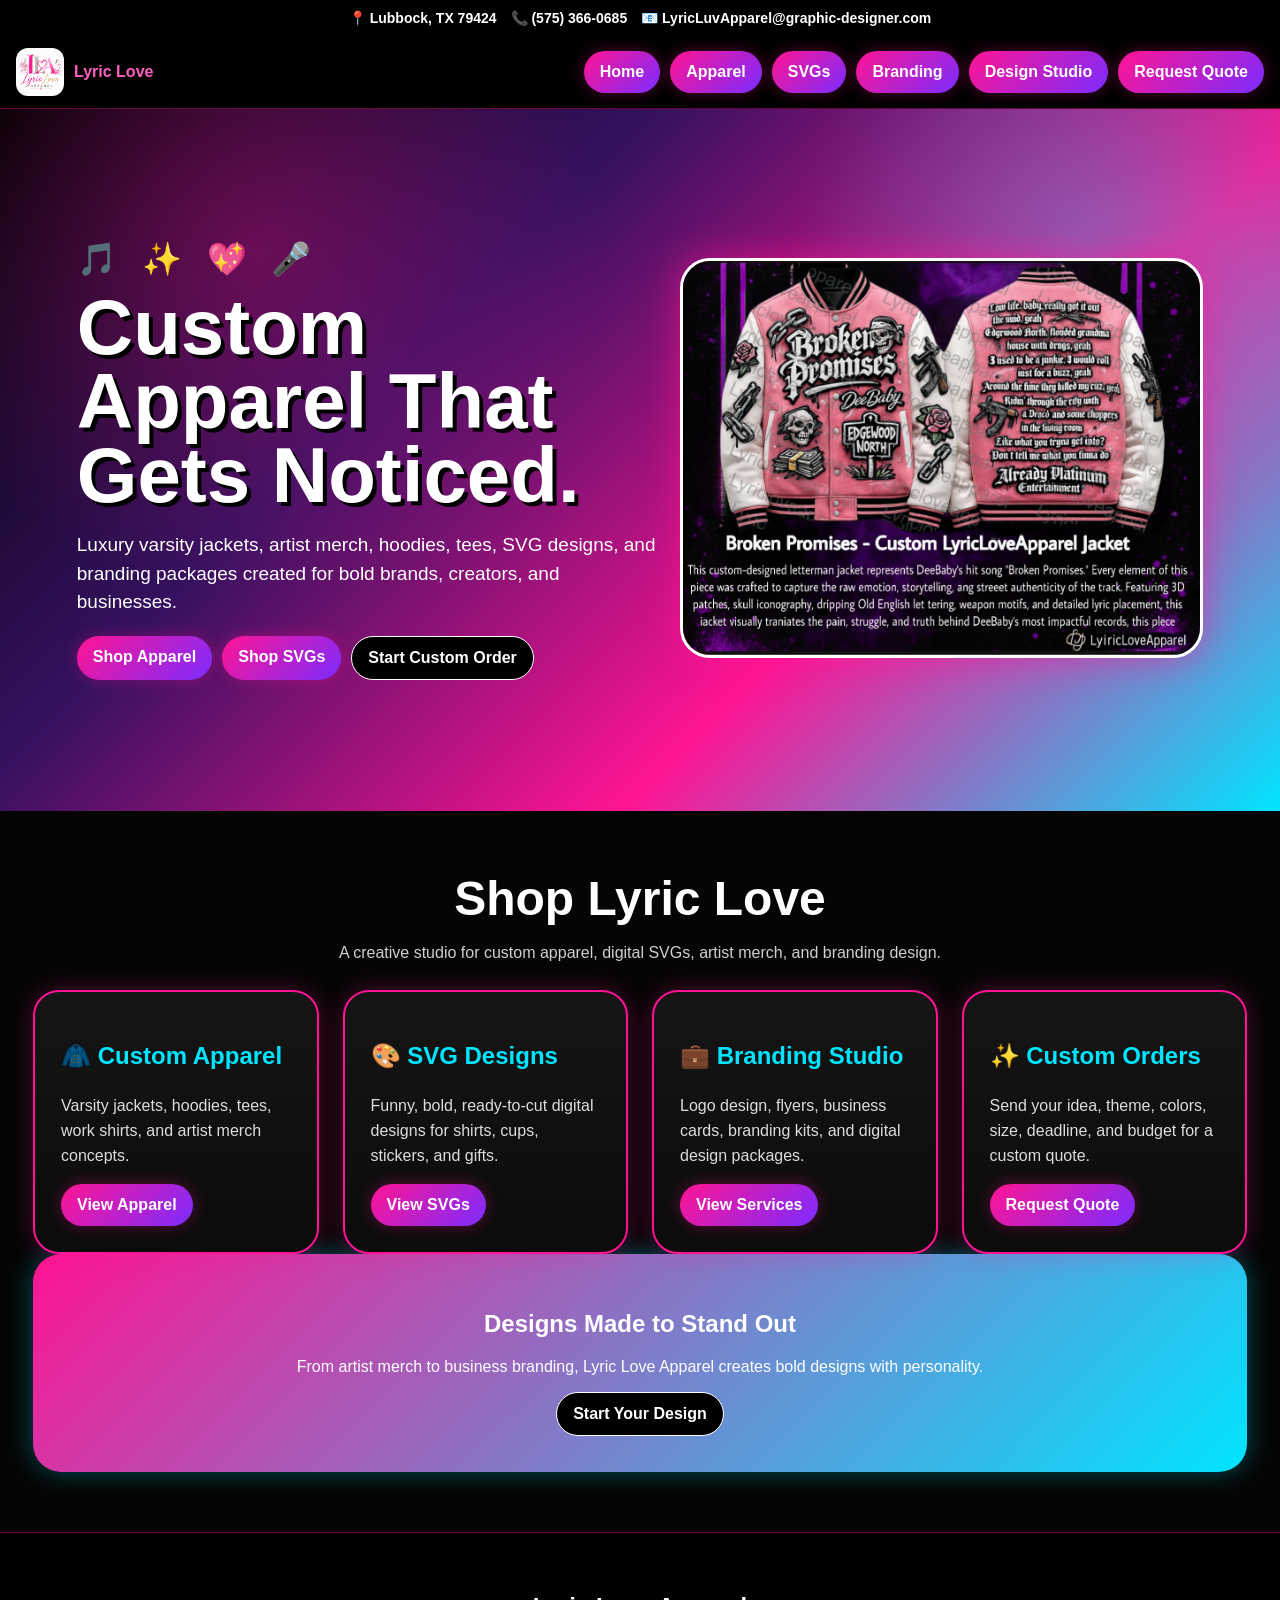
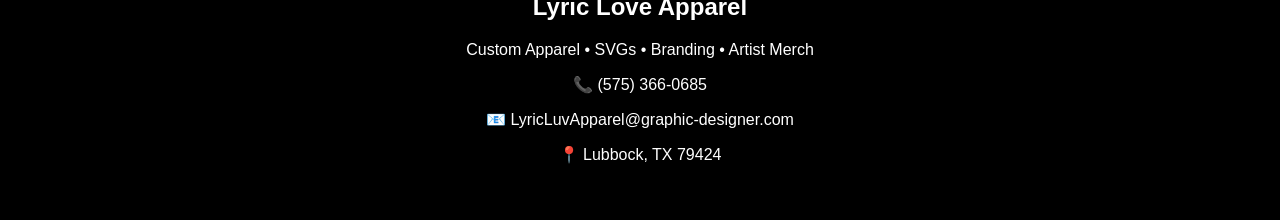
<file: index.html>
<!DOCTYPE html><html lang="en"><head><meta charset="UTF-8"><meta name="viewport" content="width=device-width, initial-scale=1.0"><title>Lyric Love Apparel</title><link rel="stylesheet" href="style.css"></head><body>
<div class="topbar"><span>📍 Lubbock, TX 79424</span><span>📞 (575) 366-0685</span><span>📧 LyricLuvApparel@graphic-designer.com</span></div>
<nav class="nav"><a class="brand" href="index.html"><img src="logo.png" alt="Lyric Love Apparel"><span>Lyric Love</span></a><button class="menu-toggle" onclick="toggleMenu()">☰</button><div class="navlinks" id="navlinks"><a href="index.html">Home</a><a href="shop.html">Apparel</a><a href="svgs.html">SVGs</a><a href="services.html">Branding</a><a href="design-studio.html">Design Studio</a><a class="pill" href="contact.html">Request Quote</a></div></nav>

<section class="hero"><div><div class="spark">🎵 ✨ 💖 🎤</div><h1>Custom Apparel That Gets Noticed.</h1><p>Luxury varsity jackets, artist merch, hoodies, tees, SVG designs, and branding packages created for bold brands, creators, and businesses.</p><div class="btns"><a class="btn" href="shop.html">Shop Apparel</a><a class="btn" href="svgs.html">Shop SVGs</a><a class="blackbtn" href="contact.html">Start Custom Order</a></div></div><div class="hero-media float"><img src="AB0153BA-81C6-4355-A51B-80763C3324B1.JPEG" alt="Broken Promises Jacket"></div></section>
<section class="section"><h2 class="title">Shop Lyric Love</h2><p class="subtitle">A creative studio for custom apparel, digital SVGs, artist merch, and branding design.</p><div class="grid"><div class="card"><h3>🧥 Custom Apparel</h3><p>Varsity jackets, hoodies, tees, work shirts, and artist merch concepts.</p><a class="btn" href="shop.html">View Apparel</a></div><div class="card"><h3>🎨 SVG Designs</h3><p>Funny, bold, ready-to-cut digital designs for shirts, cups, stickers, and gifts.</p><a class="btn" href="svgs.html">View SVGs</a></div><div class="card"><h3>💼 Branding Studio</h3><p>Logo design, flyers, business cards, branding kits, and digital design packages.</p><a class="btn" href="services.html">View Services</a></div><div class="card"><h3>✨ Custom Orders</h3><p>Send your idea, theme, colors, size, deadline, and budget for a custom quote.</p><a class="btn" href="contact.html">Request Quote</a></div></div><div class="banner"><h2>Designs Made to Stand Out</h2><p>From artist merch to business branding, Lyric Love Apparel creates bold designs with personality.</p><a class="blackbtn" href="contact.html">Start Your Design</a></div></section>
<footer><h2>Lyric Love Apparel</h2><p>Custom Apparel • SVGs • Branding • Artist Merch</p><p>📞 (575) 366-0685</p><p>📧 LyricLuvApparel@graphic-designer.com</p><p>📍 Lubbock, TX 79424</p></footer>
<script src="script.js"></script>
</body></html>
</file>
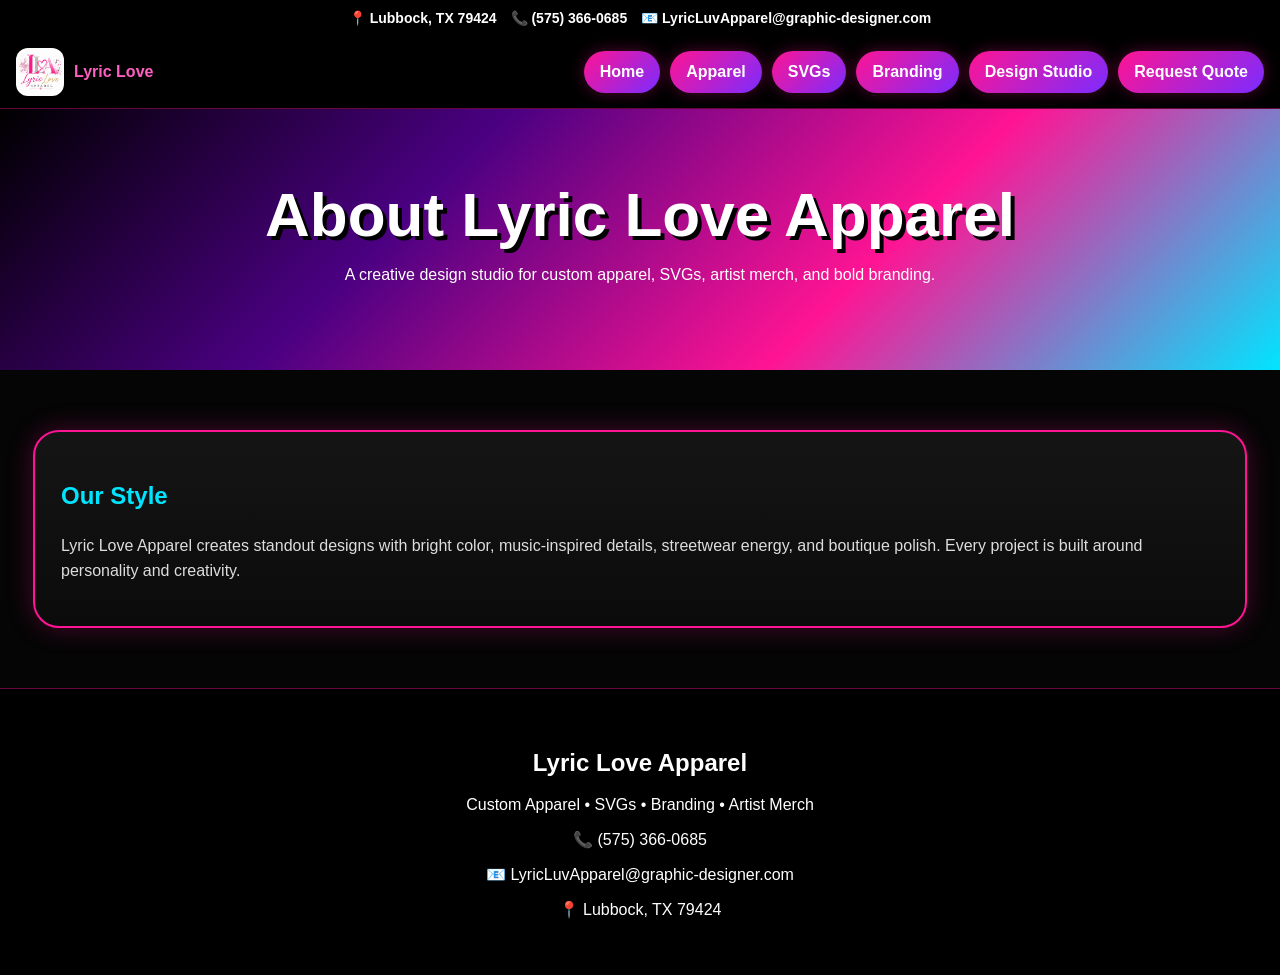
<file: about.html>
<!DOCTYPE html><html lang="en"><head><meta charset="UTF-8"><meta name="viewport" content="width=device-width, initial-scale=1.0"><title>About | Lyric Love Apparel</title><link rel="stylesheet" href="style.css"></head><body>
<div class="topbar"><span>📍 Lubbock, TX 79424</span><span>📞 (575) 366-0685</span><span>📧 LyricLuvApparel@graphic-designer.com</span></div>
<nav class="nav"><a class="brand" href="index.html"><img src="logo.png" alt="Lyric Love Apparel"><span>Lyric Love</span></a><button class="menu-toggle" onclick="toggleMenu()">☰</button><div class="navlinks" id="navlinks"><a href="index.html">Home</a><a href="shop.html">Apparel</a><a href="svgs.html">SVGs</a><a href="services.html">Branding</a><a href="design-studio.html">Design Studio</a><a class="pill" href="contact.html">Request Quote</a></div></nav>
<section class="page-hero"><h1>About Lyric Love Apparel</h1><p>A creative design studio for custom apparel, SVGs, artist merch, and bold branding.</p></section><section class="section"><div class="card"><h3>Our Style</h3><p>Lyric Love Apparel creates standout designs with bright color, music-inspired details, streetwear energy, and boutique polish. Every project is built around personality and creativity.</p></div></section>
<footer><h2>Lyric Love Apparel</h2><p>Custom Apparel • SVGs • Branding • Artist Merch</p><p>📞 (575) 366-0685</p><p>📧 LyricLuvApparel@graphic-designer.com</p><p>📍 Lubbock, TX 79424</p></footer>
<script src="script.js"></script>
</body></html>
</file>
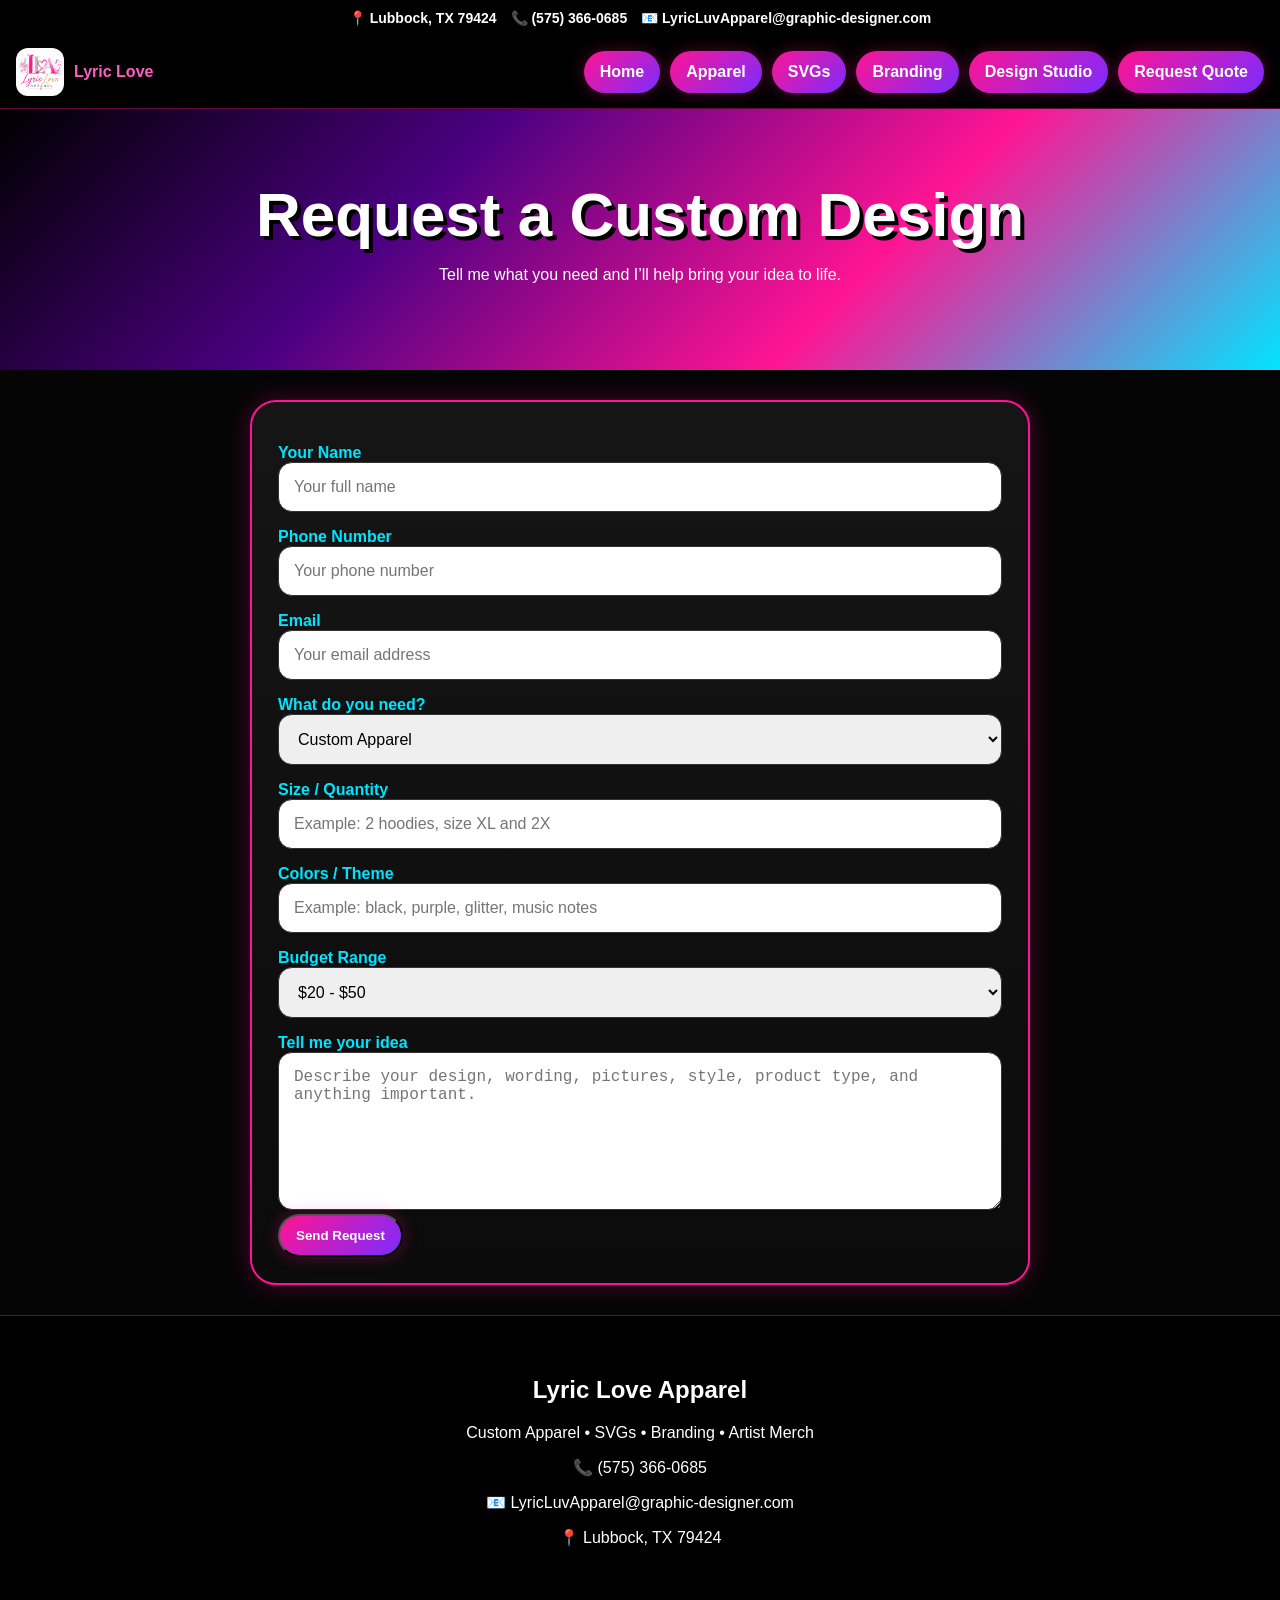
<file: contact.html>
<!DOCTYPE html><html lang="en"><head><meta charset="UTF-8"><meta name="viewport" content="width=device-width, initial-scale=1.0"><title>Request Custom Design | Lyric Love Apparel</title><link rel="stylesheet" href="style.css"></head><body>
<div class="topbar"><span>📍 Lubbock, TX 79424</span><span>📞 (575) 366-0685</span><span>📧 LyricLuvApparel@graphic-designer.com</span></div>
<nav class="nav"><a class="brand" href="index.html"><img src="logo.png" alt="Lyric Love Apparel"><span>Lyric Love</span></a><button class="menu-toggle" onclick="toggleMenu()">☰</button><div class="navlinks" id="navlinks"><a href="index.html">Home</a><a href="shop.html">Apparel</a><a href="svgs.html">SVGs</a><a href="services.html">Branding</a><a href="design-studio.html">Design Studio</a><a class="pill" href="contact.html">Request Quote</a></div></nav>
<section class="request-hero"><h1>Request a Custom Design</h1><p>Tell me what you need and I’ll help bring your idea to life.</p></section><main class="form-wrap"><form action="mailto:LyricLuvApparel@graphic-designer.com" method="post" enctype="text/plain"><label>Your Name</label><input name="Name" placeholder="Your full name" required><label>Phone Number</label><input name="Phone" placeholder="Your phone number"><label>Email</label><input name="Email" placeholder="Your email address" required><label>What do you need?</label><select name="Project Type"><option>Custom Apparel</option><option>Varsity Jacket</option><option>Hoodie</option><option>T-Shirt</option><option>Button Down / Work Shirt</option><option>SVG File</option><option>Logo Design</option><option>Branding Package</option></select><label>Size / Quantity</label><input name="Size and Quantity" placeholder="Example: 2 hoodies, size XL and 2X"><label>Colors / Theme</label><input name="Colors Theme" placeholder="Example: black, purple, glitter, music notes"><label>Budget Range</label><select name="Budget"><option>$20 - $50</option><option>$50 - $100</option><option>$100 - $250</option><option>$250 - $500</option><option>$500+</option><option>Not sure yet</option></select><label>Tell me your idea</label><textarea name="Design Idea" rows="7" placeholder="Describe your design, wording, pictures, style, product type, and anything important." required></textarea><button class="btn" type="submit">Send Request</button></form></main>
<footer><h2>Lyric Love Apparel</h2><p>Custom Apparel • SVGs • Branding • Artist Merch</p><p>📞 (575) 366-0685</p><p>📧 LyricLuvApparel@graphic-designer.com</p><p>📍 Lubbock, TX 79424</p></footer>
<script src="script.js"></script>
</body></html>
</file>
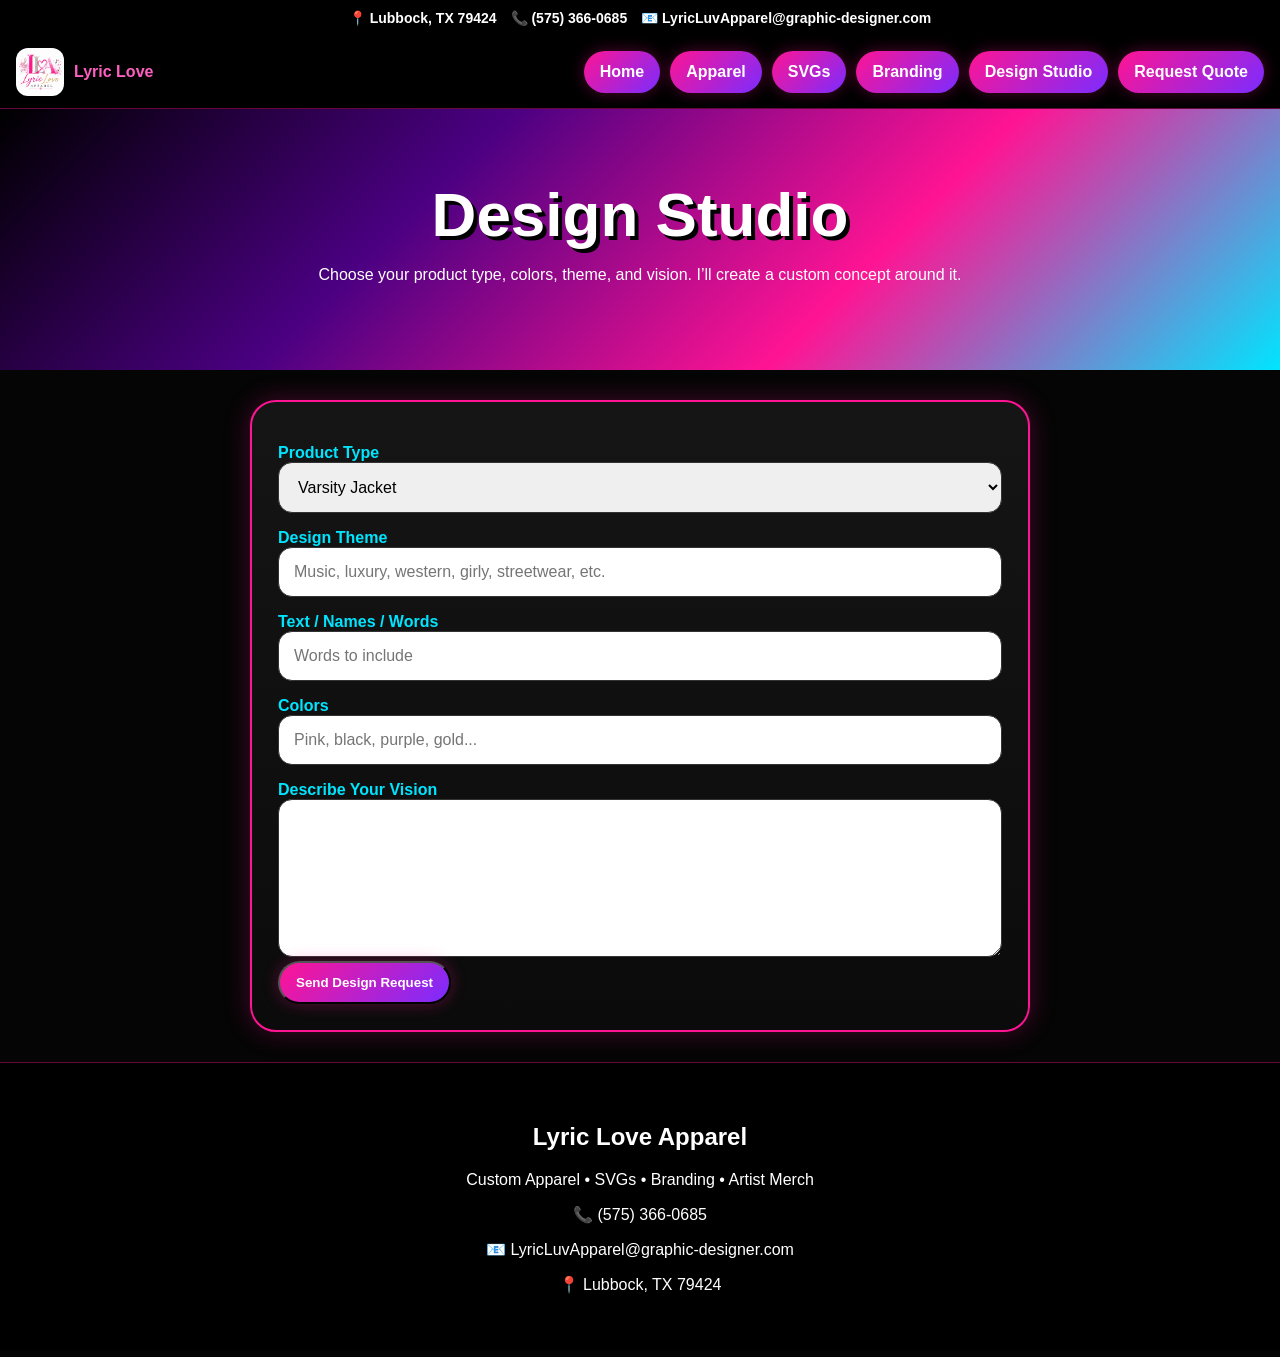
<file: design-studio.html>
<!DOCTYPE html><html lang="en"><head><meta charset="UTF-8"><meta name="viewport" content="width=device-width, initial-scale=1.0"><title>Design Studio | Lyric Love Apparel</title><link rel="stylesheet" href="style.css"></head><body>
<div class="topbar"><span>📍 Lubbock, TX 79424</span><span>📞 (575) 366-0685</span><span>📧 LyricLuvApparel@graphic-designer.com</span></div>
<nav class="nav"><a class="brand" href="index.html"><img src="logo.png" alt="Lyric Love Apparel"><span>Lyric Love</span></a><button class="menu-toggle" onclick="toggleMenu()">☰</button><div class="navlinks" id="navlinks"><a href="index.html">Home</a><a href="shop.html">Apparel</a><a href="svgs.html">SVGs</a><a href="services.html">Branding</a><a href="design-studio.html">Design Studio</a><a class="pill" href="contact.html">Request Quote</a></div></nav>
<section class="page-hero"><h1>Design Studio</h1><p>Choose your product type, colors, theme, and vision. I’ll create a custom concept around it.</p></section><main class="form-wrap"><form action="mailto:LyricLuvApparel@graphic-designer.com" method="post" enctype="text/plain"><label>Product Type</label><select name="Product Type"><option>Varsity Jacket</option><option>Hoodie</option><option>T-Shirt</option><option>Button Down</option><option>SVG Design</option><option>Branding Package</option></select><label>Design Theme</label><input name="Theme" placeholder="Music, luxury, western, girly, streetwear, etc."><label>Text / Names / Words</label><input name="Text" placeholder="Words to include"><label>Colors</label><input name="Colors" placeholder="Pink, black, purple, gold..."><label>Describe Your Vision</label><textarea name="Vision" rows="7"></textarea><button class="btn" type="submit">Send Design Request</button></form></main>
<footer><h2>Lyric Love Apparel</h2><p>Custom Apparel • SVGs • Branding • Artist Merch</p><p>📞 (575) 366-0685</p><p>📧 LyricLuvApparel@graphic-designer.com</p><p>📍 Lubbock, TX 79424</p></footer>
<script src="script.js"></script>
</body></html>
</file>
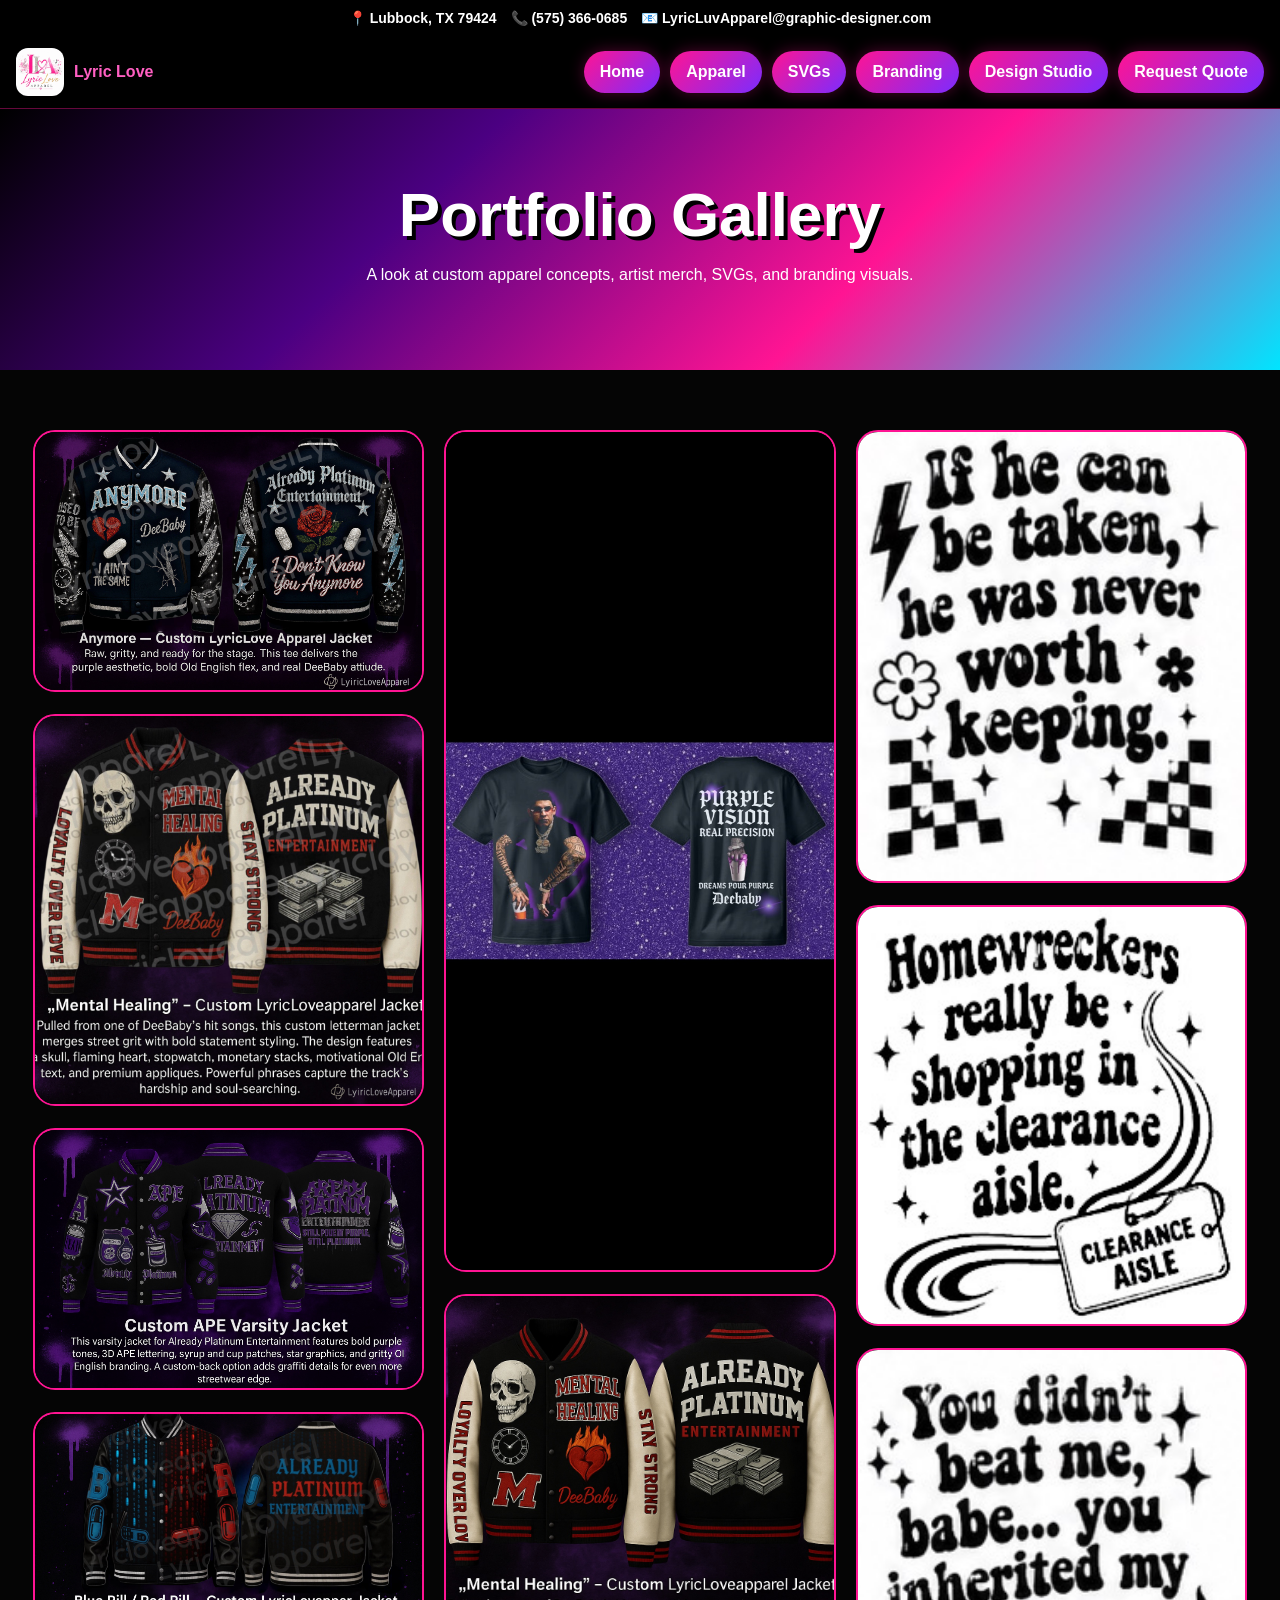
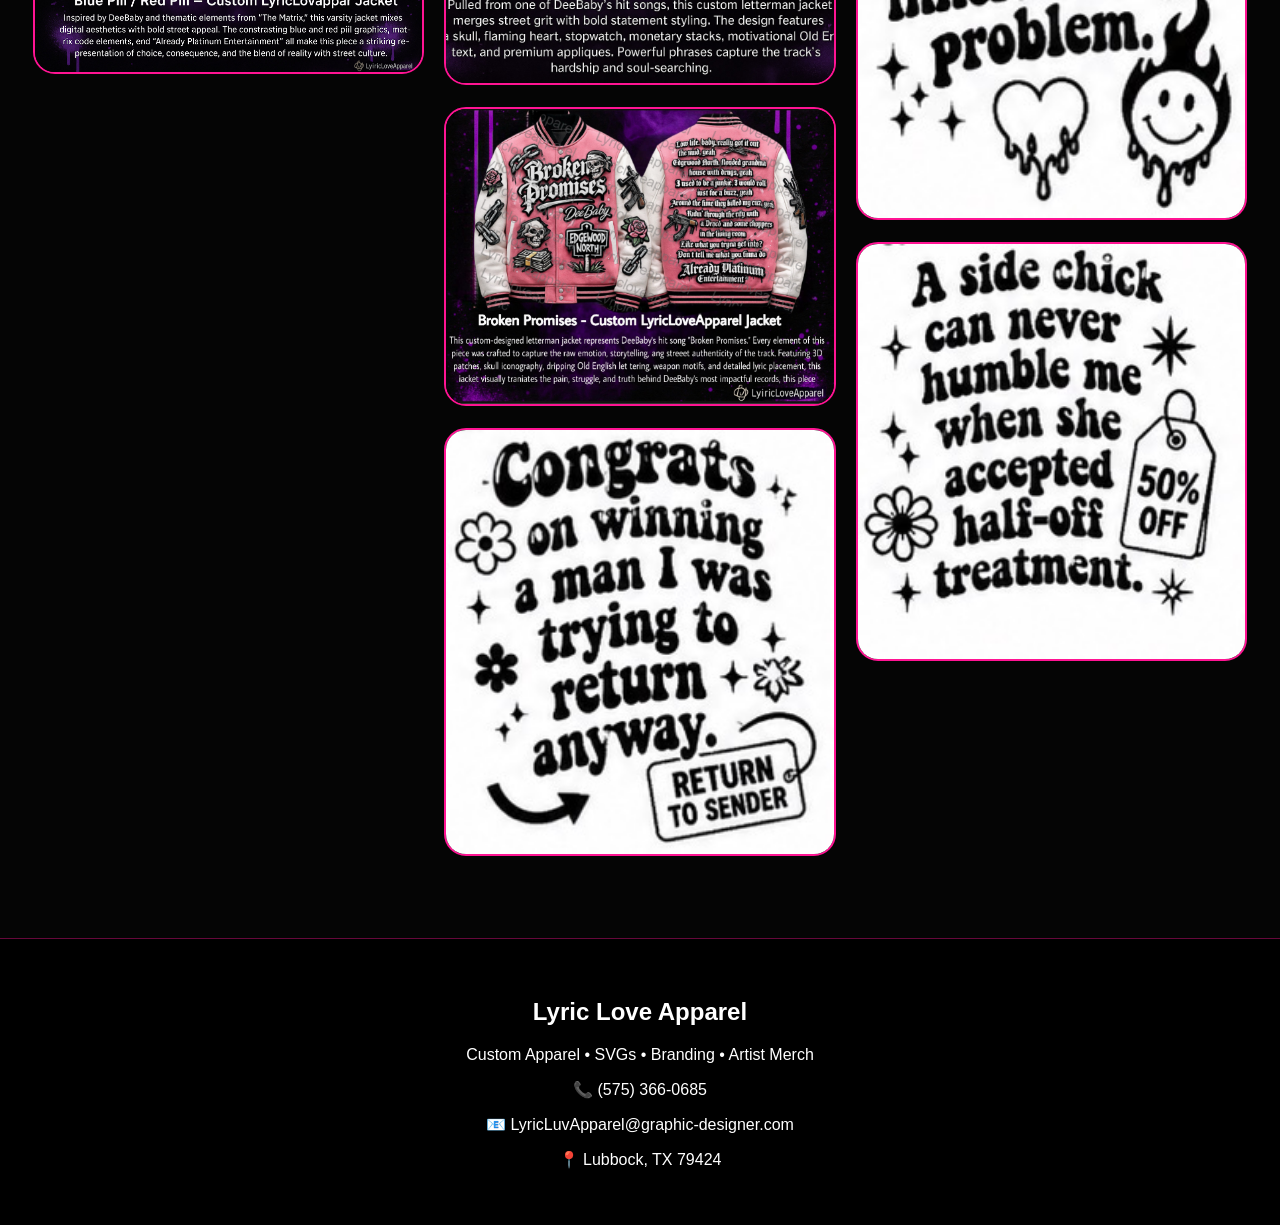
<file: gallery.html>
<!DOCTYPE html><html lang="en"><head><meta charset="UTF-8"><meta name="viewport" content="width=device-width, initial-scale=1.0"><title>Portfolio Gallery | Lyric Love Apparel</title><link rel="stylesheet" href="style.css"></head><body>
<div class="topbar"><span>📍 Lubbock, TX 79424</span><span>📞 (575) 366-0685</span><span>📧 LyricLuvApparel@graphic-designer.com</span></div>
<nav class="nav"><a class="brand" href="index.html"><img src="logo.png" alt="Lyric Love Apparel"><span>Lyric Love</span></a><button class="menu-toggle" onclick="toggleMenu()">☰</button><div class="navlinks" id="navlinks"><a href="index.html">Home</a><a href="shop.html">Apparel</a><a href="svgs.html">SVGs</a><a href="services.html">Branding</a><a href="design-studio.html">Design Studio</a><a class="pill" href="contact.html">Request Quote</a></div></nav>
<section class="page-hero"><h1>Portfolio Gallery</h1><p>A look at custom apparel concepts, artist merch, SVGs, and branding visuals.</p></section><section class="section"><div class="gallery"><img src="1E249501-2A6B-45BA-B17C-42F025AE1CCA.JPEG" alt="Lyric Love design"><img src="43B204E1-1F4F-4666-B3B5-4CE6BC927484.JPEG" alt="Lyric Love design"><img src="8FECD920-6530-41AD-996C-84064F6CC2DE.PNG" alt="Lyric Love design"><img src="FDFE85B8-355D-47A2-B318-7F4595F35405.JPEG" alt="Lyric Love design"><img src="IMG_4834.PNG" alt="Lyric Love design"><img src="BD875BF2-DFEA-4DE3-8245-1E4FB611CE5E.PNG" alt="Lyric Love design"><img src="AB0153BA-81C6-4355-A51B-80763C3324B1.JPEG" alt="Lyric Love design"><img src="IMG_7901.jpeg" alt="SVG design"><img src="IMG_7903.jpeg" alt="SVG design"><img src="IMG_7904.jpeg" alt="SVG design"><img src="IMG_7905.jpeg" alt="SVG design"><img src="IMG_7906.jpeg" alt="SVG design"></div></section>
<footer><h2>Lyric Love Apparel</h2><p>Custom Apparel • SVGs • Branding • Artist Merch</p><p>📞 (575) 366-0685</p><p>📧 LyricLuvApparel@graphic-designer.com</p><p>📍 Lubbock, TX 79424</p></footer>
<script src="script.js"></script>
</body></html>
</file>
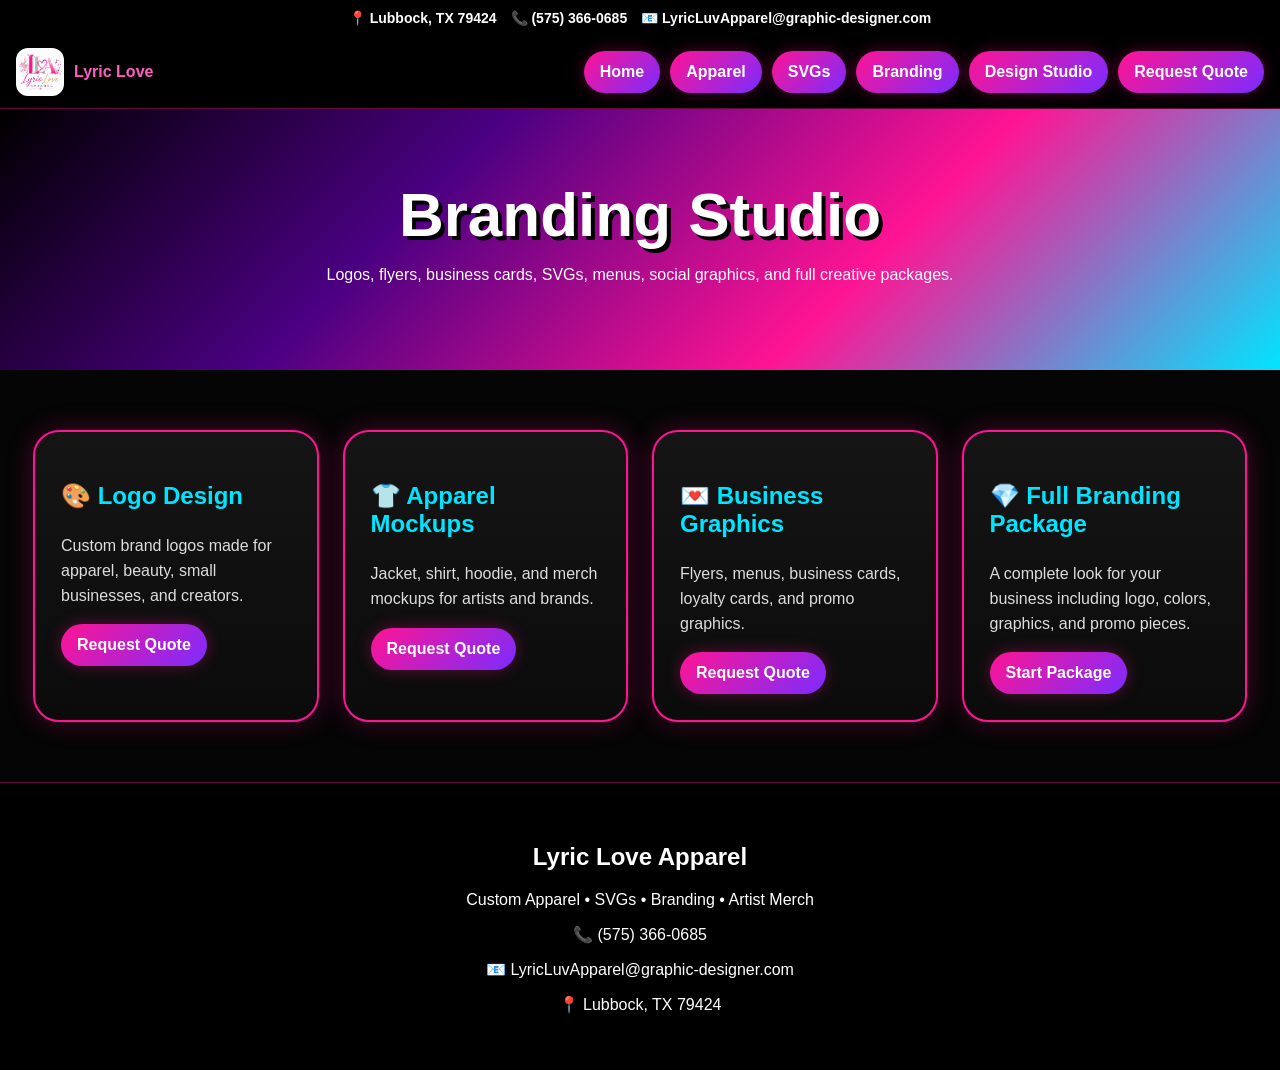
<file: services.html>
<!DOCTYPE html><html lang="en"><head><meta charset="UTF-8"><meta name="viewport" content="width=device-width, initial-scale=1.0"><title>Branding Services | Lyric Love Apparel</title><link rel="stylesheet" href="style.css"></head><body>
<div class="topbar"><span>📍 Lubbock, TX 79424</span><span>📞 (575) 366-0685</span><span>📧 LyricLuvApparel@graphic-designer.com</span></div>
<nav class="nav"><a class="brand" href="index.html"><img src="logo.png" alt="Lyric Love Apparel"><span>Lyric Love</span></a><button class="menu-toggle" onclick="toggleMenu()">☰</button><div class="navlinks" id="navlinks"><a href="index.html">Home</a><a href="shop.html">Apparel</a><a href="svgs.html">SVGs</a><a href="services.html">Branding</a><a href="design-studio.html">Design Studio</a><a class="pill" href="contact.html">Request Quote</a></div></nav>
<section class="page-hero"><h1>Branding Studio</h1><p>Logos, flyers, business cards, SVGs, menus, social graphics, and full creative packages.</p></section><section class="section"><div class="grid"><div class="card"><h3>🎨 Logo Design</h3><p>Custom brand logos made for apparel, beauty, small businesses, and creators.</p><a class="btn" href="contact.html">Request Quote</a></div><div class="card"><h3>👕 Apparel Mockups</h3><p>Jacket, shirt, hoodie, and merch mockups for artists and brands.</p><a class="btn" href="contact.html">Request Quote</a></div><div class="card"><h3>💌 Business Graphics</h3><p>Flyers, menus, business cards, loyalty cards, and promo graphics.</p><a class="btn" href="contact.html">Request Quote</a></div><div class="card"><h3>💎 Full Branding Package</h3><p>A complete look for your business including logo, colors, graphics, and promo pieces.</p><a class="btn" href="contact.html">Start Package</a></div></div></section>
<footer><h2>Lyric Love Apparel</h2><p>Custom Apparel • SVGs • Branding • Artist Merch</p><p>📞 (575) 366-0685</p><p>📧 LyricLuvApparel@graphic-designer.com</p><p>📍 Lubbock, TX 79424</p></footer>
<script src="script.js"></script>
</body></html>
</file>
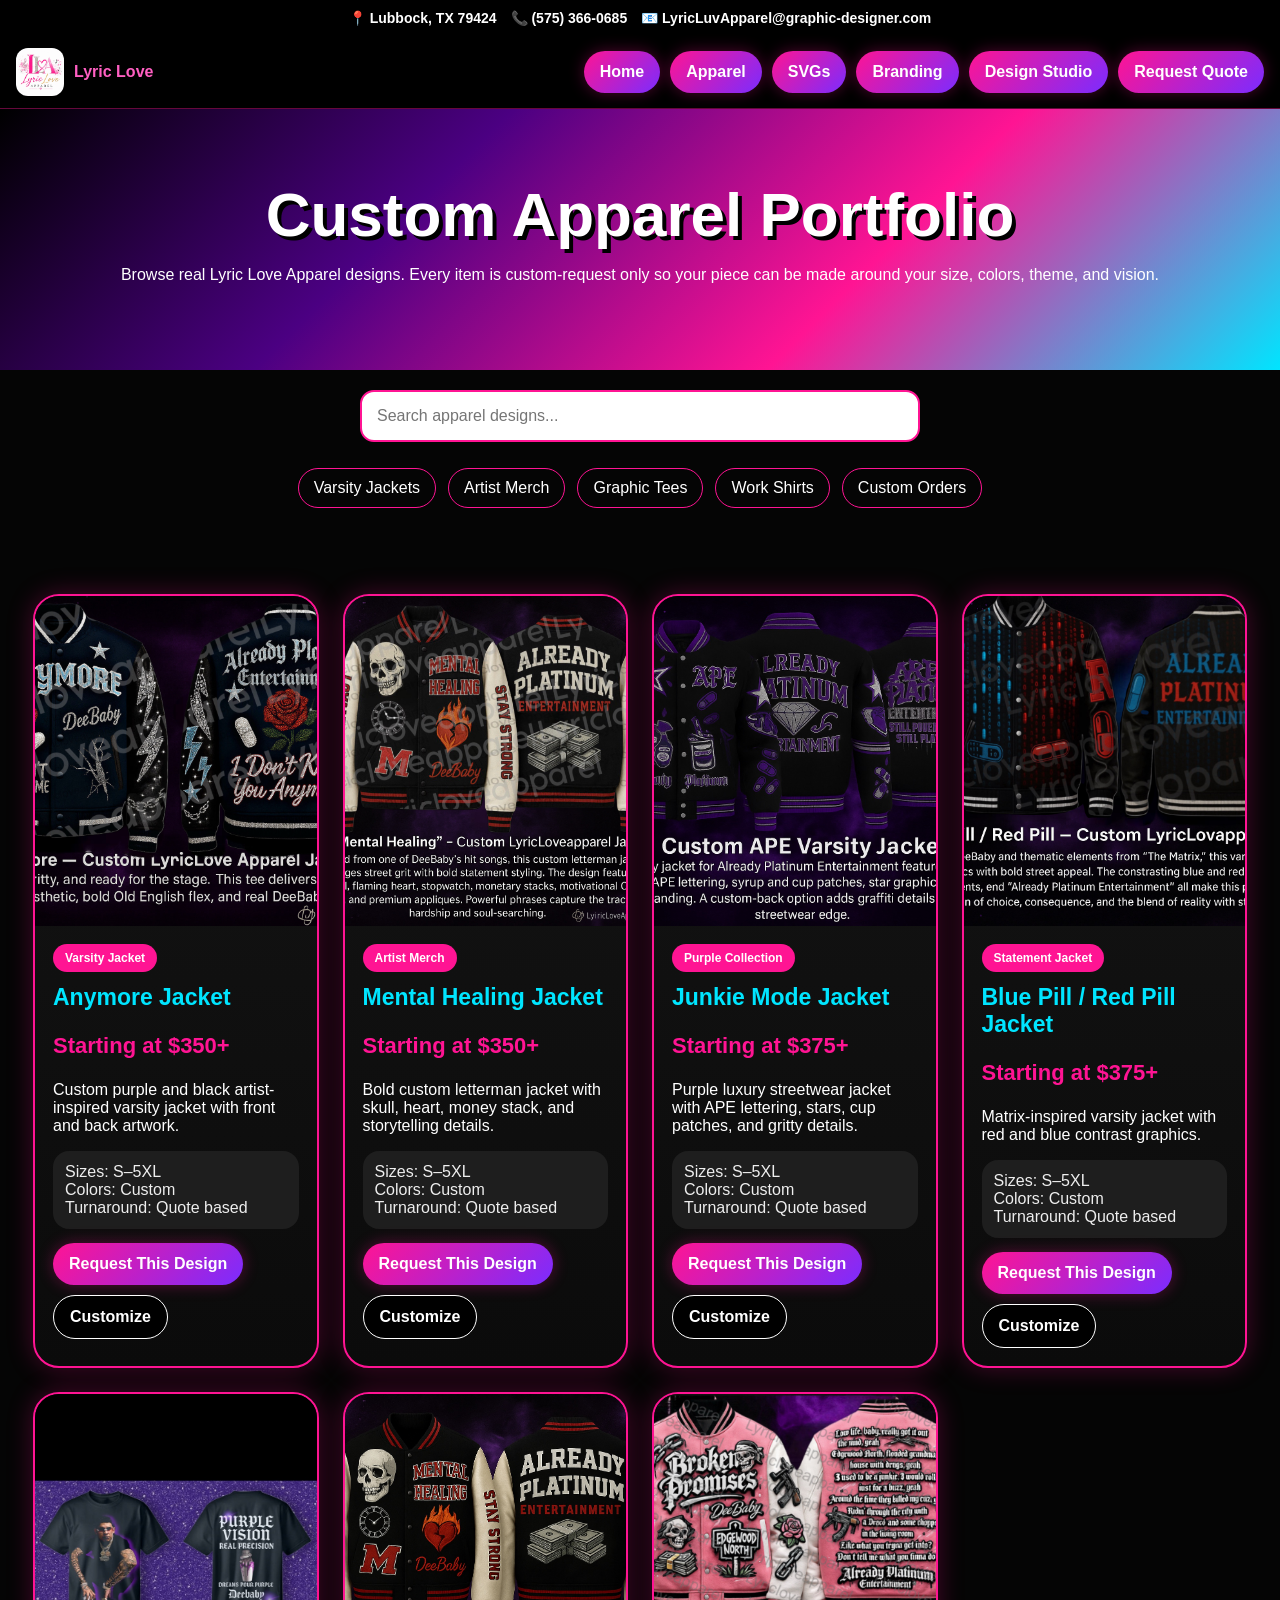
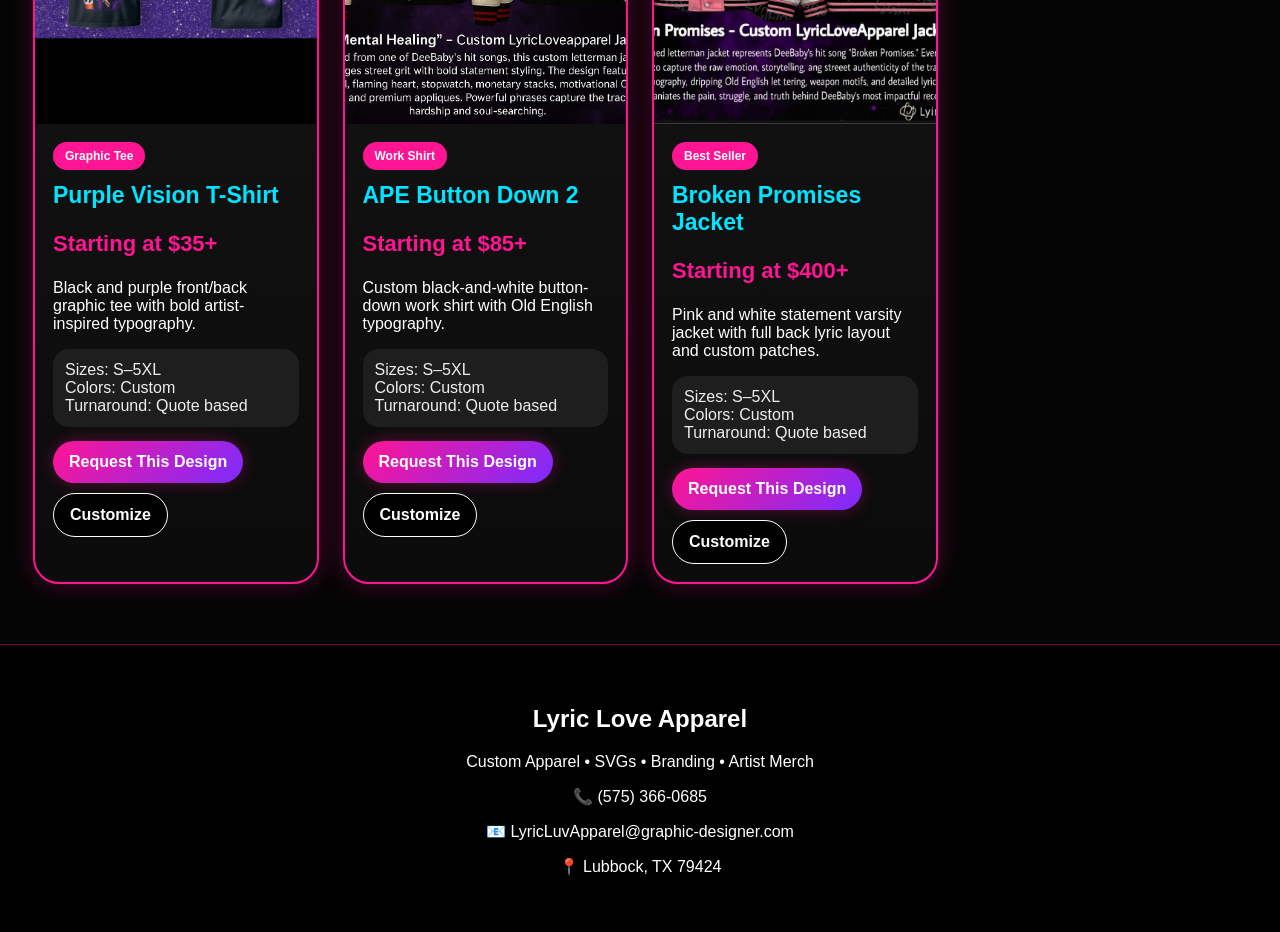
<file: shop.html>
<!DOCTYPE html><html lang="en"><head><meta charset="UTF-8"><meta name="viewport" content="width=device-width, initial-scale=1.0"><title>Apparel | Lyric Love Apparel</title><link rel="stylesheet" href="style.css"></head><body>
<div class="topbar"><span>📍 Lubbock, TX 79424</span><span>📞 (575) 366-0685</span><span>📧 LyricLuvApparel@graphic-designer.com</span></div>
<nav class="nav"><a class="brand" href="index.html"><img src="logo.png" alt="Lyric Love Apparel"><span>Lyric Love</span></a><button class="menu-toggle" onclick="toggleMenu()">☰</button><div class="navlinks" id="navlinks"><a href="index.html">Home</a><a href="shop.html">Apparel</a><a href="svgs.html">SVGs</a><a href="services.html">Branding</a><a href="design-studio.html">Design Studio</a><a class="pill" href="contact.html">Request Quote</a></div></nav>
<section class="shop-hero"><h1>Custom Apparel Portfolio</h1><p>Browse real Lyric Love Apparel designs. Every item is custom-request only so your piece can be made around your size, colors, theme, and vision.</p></section><div class="search-box"><input id="productSearch" placeholder="Search apparel designs..."></div><div class="filters"><span class="filter">Varsity Jackets</span><span class="filter">Artist Merch</span><span class="filter">Graphic Tees</span><span class="filter">Work Shirts</span><span class="filter">Custom Orders</span></div><section class="section"><div class="grid"><div class="product-card"><img src="1E249501-2A6B-45BA-B17C-42F025AE1CCA.JPEG" alt="Anymore Jacket"><div class="product-info"><span class="tag">Varsity Jacket</span><h3>Anymore Jacket</h3><p class="price">Starting at $350+</p><p>Custom purple and black artist-inspired varsity jacket with front and back artwork.</p><div class="options">Sizes: S–5XL<br>Colors: Custom<br>Turnaround: Quote based</div><div class="btns"><a class="btn" href="contact.html">Request This Design</a><a class="blackbtn" href="design-studio.html">Customize</a></div></div></div><div class="product-card"><img src="43B204E1-1F4F-4666-B3B5-4CE6BC927484.JPEG" alt="Mental Healing Jacket"><div class="product-info"><span class="tag">Artist Merch</span><h3>Mental Healing Jacket</h3><p class="price">Starting at $350+</p><p>Bold custom letterman jacket with skull, heart, money stack, and storytelling details.</p><div class="options">Sizes: S–5XL<br>Colors: Custom<br>Turnaround: Quote based</div><div class="btns"><a class="btn" href="contact.html">Request This Design</a><a class="blackbtn" href="design-studio.html">Customize</a></div></div></div><div class="product-card"><img src="8FECD920-6530-41AD-996C-84064F6CC2DE.PNG" alt="Junkie Mode Jacket"><div class="product-info"><span class="tag">Purple Collection</span><h3>Junkie Mode Jacket</h3><p class="price">Starting at $375+</p><p>Purple luxury streetwear jacket with APE lettering, stars, cup patches, and gritty details.</p><div class="options">Sizes: S–5XL<br>Colors: Custom<br>Turnaround: Quote based</div><div class="btns"><a class="btn" href="contact.html">Request This Design</a><a class="blackbtn" href="design-studio.html">Customize</a></div></div></div><div class="product-card"><img src="FDFE85B8-355D-47A2-B318-7F4595F35405.JPEG" alt="Blue Pill / Red Pill Jacket"><div class="product-info"><span class="tag">Statement Jacket</span><h3>Blue Pill / Red Pill Jacket</h3><p class="price">Starting at $375+</p><p>Matrix-inspired varsity jacket with red and blue contrast graphics.</p><div class="options">Sizes: S–5XL<br>Colors: Custom<br>Turnaround: Quote based</div><div class="btns"><a class="btn" href="contact.html">Request This Design</a><a class="blackbtn" href="design-studio.html">Customize</a></div></div></div><div class="product-card"><img src="IMG_4834.PNG" alt="Purple Vision T-Shirt"><div class="product-info"><span class="tag">Graphic Tee</span><h3>Purple Vision T-Shirt</h3><p class="price">Starting at $35+</p><p>Black and purple front/back graphic tee with bold artist-inspired typography.</p><div class="options">Sizes: S–5XL<br>Colors: Custom<br>Turnaround: Quote based</div><div class="btns"><a class="btn" href="contact.html">Request This Design</a><a class="blackbtn" href="design-studio.html">Customize</a></div></div></div><div class="product-card"><img src="BD875BF2-DFEA-4DE3-8245-1E4FB611CE5E.PNG" alt="APE Button Down 2"><div class="product-info"><span class="tag">Work Shirt</span><h3>APE Button Down 2</h3><p class="price">Starting at $85+</p><p>Custom black-and-white button-down work shirt with Old English typography.</p><div class="options">Sizes: S–5XL<br>Colors: Custom<br>Turnaround: Quote based</div><div class="btns"><a class="btn" href="contact.html">Request This Design</a><a class="blackbtn" href="design-studio.html">Customize</a></div></div></div><div class="product-card"><img src="AB0153BA-81C6-4355-A51B-80763C3324B1.JPEG" alt="Broken Promises Jacket"><div class="product-info"><span class="tag">Best Seller</span><h3>Broken Promises Jacket</h3><p class="price">Starting at $400+</p><p>Pink and white statement varsity jacket with full back lyric layout and custom patches.</p><div class="options">Sizes: S–5XL<br>Colors: Custom<br>Turnaround: Quote based</div><div class="btns"><a class="btn" href="contact.html">Request This Design</a><a class="blackbtn" href="design-studio.html">Customize</a></div></div></div></div></section>
<footer><h2>Lyric Love Apparel</h2><p>Custom Apparel • SVGs • Branding • Artist Merch</p><p>📞 (575) 366-0685</p><p>📧 LyricLuvApparel@graphic-designer.com</p><p>📍 Lubbock, TX 79424</p></footer>
<script src="script.js"></script>
</body></html>
</file>
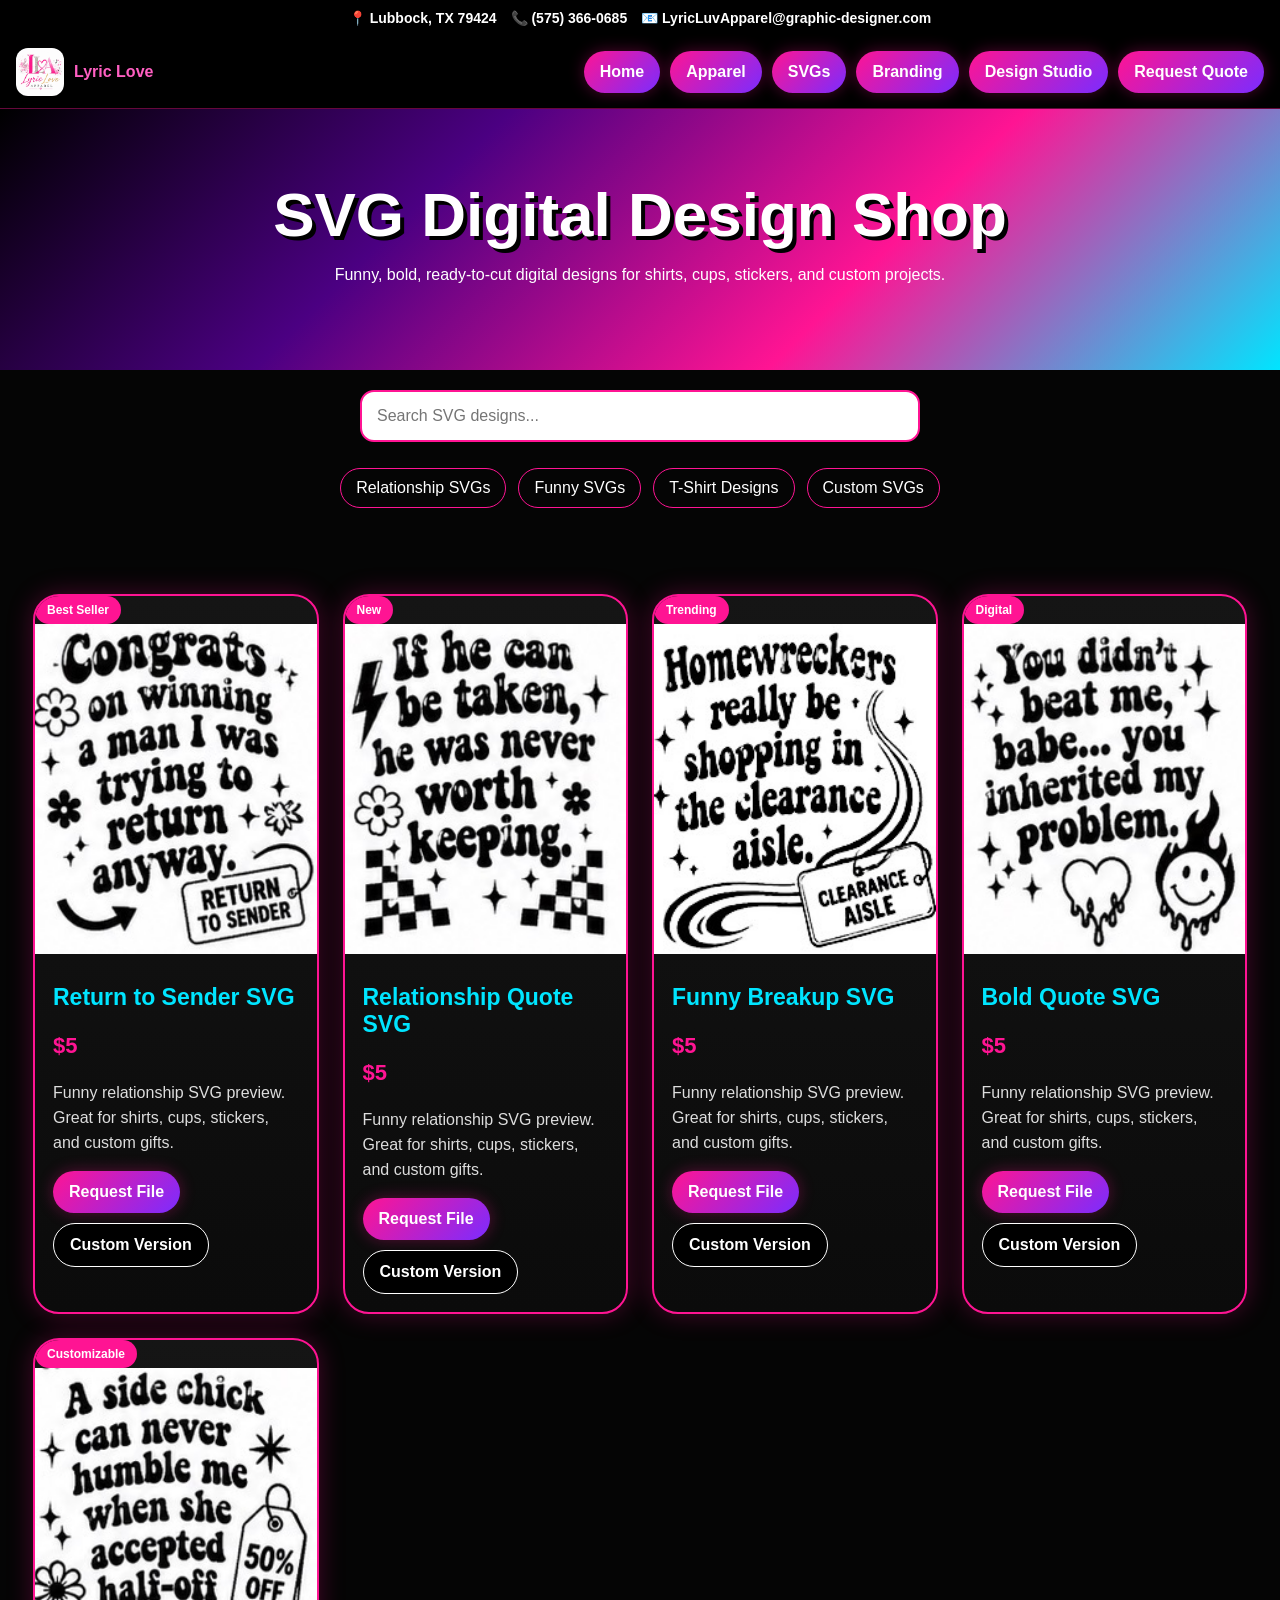
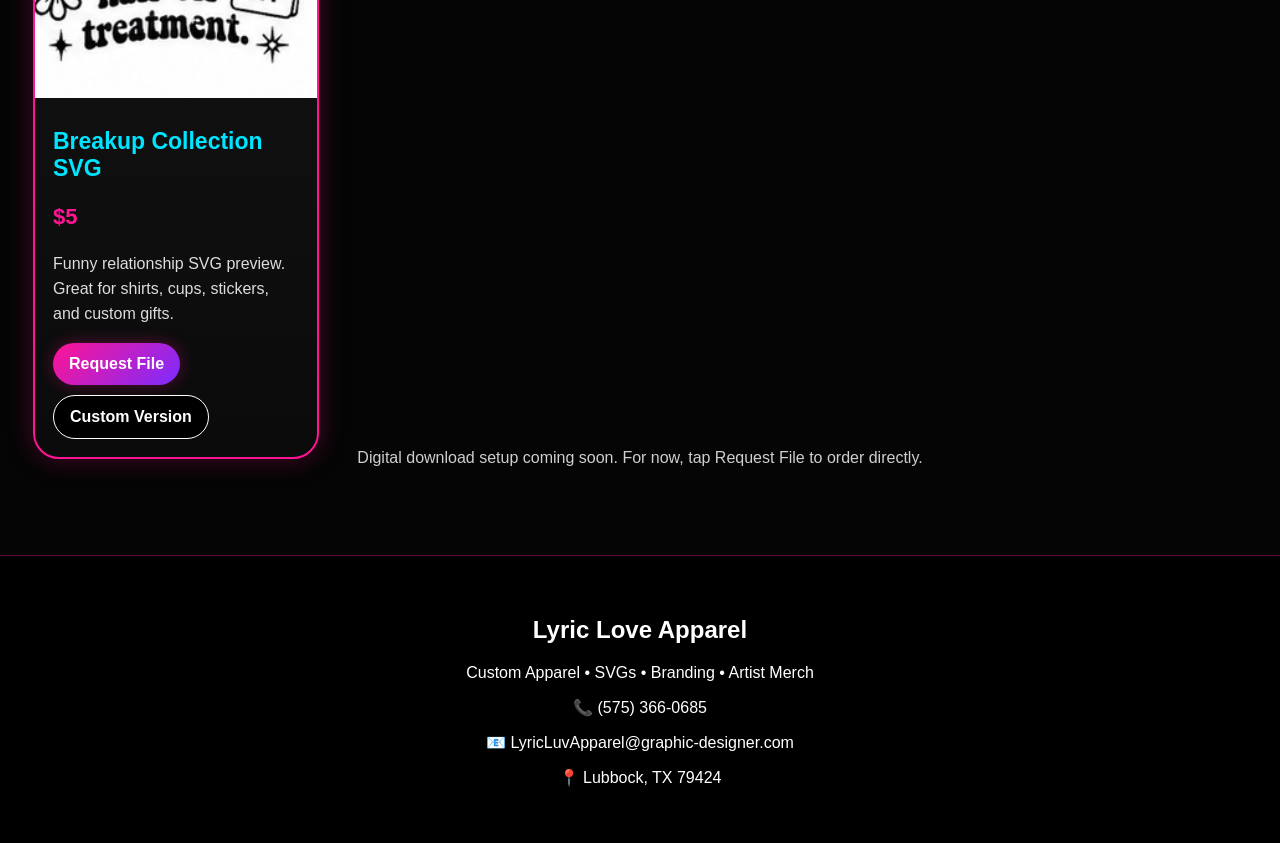
<file: svgs.html>
<!DOCTYPE html><html lang="en"><head><meta charset="UTF-8"><meta name="viewport" content="width=device-width, initial-scale=1.0"><title>SVG Shop | Lyric Love Apparel</title><link rel="stylesheet" href="style.css"></head><body>
<div class="topbar"><span>📍 Lubbock, TX 79424</span><span>📞 (575) 366-0685</span><span>📧 LyricLuvApparel@graphic-designer.com</span></div>
<nav class="nav"><a class="brand" href="index.html"><img src="logo.png" alt="Lyric Love Apparel"><span>Lyric Love</span></a><button class="menu-toggle" onclick="toggleMenu()">☰</button><div class="navlinks" id="navlinks"><a href="index.html">Home</a><a href="shop.html">Apparel</a><a href="svgs.html">SVGs</a><a href="services.html">Branding</a><a href="design-studio.html">Design Studio</a><a class="pill" href="contact.html">Request Quote</a></div></nav>
<section class="svg-hero"><h1>SVG Digital Design Shop</h1><p>Funny, bold, ready-to-cut digital designs for shirts, cups, stickers, and custom projects.</p></section><div class="search-box"><input id="svgSearch" placeholder="Search SVG designs..."></div><div class="categories"><span class="cat">Relationship SVGs</span><span class="cat">Funny SVGs</span><span class="cat">T-Shirt Designs</span><span class="cat">Custom SVGs</span></div><section class="section"><div class="grid"><div class="svg-card"><span class="badge">Best Seller</span><img src="IMG_7901.jpeg" alt="Return to Sender SVG"><div class="info"><h2>Return to Sender SVG</h2><p class="price">$5</p><p class="details">Funny relationship SVG preview. Great for shirts, cups, stickers, and custom gifts.</p><div class="btns"><a class="btn" href="contact.html">Request File</a><a class="blackbtn" href="design-studio.html">Custom Version</a></div></div></div><div class="svg-card"><span class="badge">New</span><img src="IMG_7903.jpeg" alt="Relationship Quote SVG"><div class="info"><h2>Relationship Quote SVG</h2><p class="price">$5</p><p class="details">Funny relationship SVG preview. Great for shirts, cups, stickers, and custom gifts.</p><div class="btns"><a class="btn" href="contact.html">Request File</a><a class="blackbtn" href="design-studio.html">Custom Version</a></div></div></div><div class="svg-card"><span class="badge">Trending</span><img src="IMG_7904.jpeg" alt="Funny Breakup SVG"><div class="info"><h2>Funny Breakup SVG</h2><p class="price">$5</p><p class="details">Funny relationship SVG preview. Great for shirts, cups, stickers, and custom gifts.</p><div class="btns"><a class="btn" href="contact.html">Request File</a><a class="blackbtn" href="design-studio.html">Custom Version</a></div></div></div><div class="svg-card"><span class="badge">Digital</span><img src="IMG_7905.jpeg" alt="Bold Quote SVG"><div class="info"><h2>Bold Quote SVG</h2><p class="price">$5</p><p class="details">Funny relationship SVG preview. Great for shirts, cups, stickers, and custom gifts.</p><div class="btns"><a class="btn" href="contact.html">Request File</a><a class="blackbtn" href="design-studio.html">Custom Version</a></div></div></div><div class="svg-card"><span class="badge">Customizable</span><img src="IMG_7906.jpeg" alt="Breakup Collection SVG"><div class="info"><h2>Breakup Collection SVG</h2><p class="price">$5</p><p class="details">Funny relationship SVG preview. Great for shirts, cups, stickers, and custom gifts.</p><div class="btns"><a class="btn" href="contact.html">Request File</a><a class="blackbtn" href="design-studio.html">Custom Version</a></div></div></div></div><p class="subtitle">Digital download setup coming soon. For now, tap Request File to order directly.</p></section>
<footer><h2>Lyric Love Apparel</h2><p>Custom Apparel • SVGs • Branding • Artist Merch</p><p>📞 (575) 366-0685</p><p>📧 LyricLuvApparel@graphic-designer.com</p><p>📍 Lubbock, TX 79424</p></footer>
<script src="script.js"></script>
</body></html>
</file>
<file: style.css>
:root{--pink:#ff1493;--cyan:#00e5ff;--purple:#7b2cff;--dark:#050505;--card:#111;--text:#fff;--muted:#cfcfcf;--gold:#ffd166}*{box-sizing:border-box}body{margin:0;background:var(--dark);color:var(--text);font-family:Arial,Helvetica,sans-serif}a{color:inherit}.topbar{background:#000;display:flex;gap:14px;justify-content:center;flex-wrap:wrap;padding:10px 12px;font-size:14px;font-weight:700}.nav{position:sticky;top:0;z-index:20;background:rgba(0,0,0,.92);backdrop-filter:blur(8px);display:flex;align-items:center;justify-content:space-between;gap:12px;padding:12px 16px;border-bottom:1px solid #ff149366}.brand{display:flex;align-items:center;gap:10px;text-decoration:none;font-weight:900;color:#fff}.brand img{width:48px;height:48px;object-fit:cover;border-radius:12px}.brand span{color:#ff5fc2}.navlinks{display:flex;gap:10px;align-items:center;flex-wrap:wrap}.navlinks a,.pill,.btn,.blackbtn{border-radius:999px;text-decoration:none;font-weight:800;padding:12px 16px;display:inline-block}.navlinks a,.btn{background:linear-gradient(135deg,var(--pink),var(--purple));color:#fff;box-shadow:0 0 16px #ff149350}.blackbtn{background:#000;border:1px solid #fff;color:#fff}.menu-toggle{display:none;background:var(--pink);color:#fff;border:0;border-radius:14px;padding:11px 14px;font-size:20px}.hero{min-height:78vh;background:radial-gradient(circle at 20% 20%,#ff149355,transparent 30%),radial-gradient(circle at 85% 20%,#00e5ff55,transparent 24%),linear-gradient(135deg,#000,#35115f,#ff1493,#00e5ff);display:grid;grid-template-columns:1.05fr .95fr;gap:24px;align-items:center;padding:60px 6vw;overflow:hidden}.hero h1{font-size:clamp(42px,7vw,78px);line-height:.95;margin:12px 0;text-shadow:4px 4px #000}.hero p{font-size:19px;line-height:1.5;max-width:640px}.hero-media{position:relative}.hero-media img{width:100%;border-radius:30px;border:3px solid #fff;box-shadow:0 0 38px #ff149399}.spark{font-size:32px;letter-spacing:8px}.section{padding:60px 18px;max-width:1250px;margin:auto}.title{text-align:center;font-size:clamp(30px,5vw,48px);margin:0 0 28px}.subtitle{text-align:center;color:var(--muted);max-width:750px;margin:-10px auto 28px}.grid{display:grid;grid-template-columns:repeat(auto-fit,minmax(250px,1fr));gap:24px}.card,.product-card,.svg-card,.form-wrap{background:linear-gradient(180deg,#151515,#0b0b0b);border:2px solid var(--pink);border-radius:26px;overflow:hidden;box-shadow:0 0 26px #ff149344}.card{padding:26px}.card h3{color:var(--cyan);font-size:24px}.card p,.details{color:#ddd;line-height:1.55}.product-card img,.svg-card img{width:100%;height:330px;object-fit:cover;background:#fff;display:block}.product-info,.info{padding:18px}.tag,.badge{background:var(--pink);border-radius:999px;padding:7px 12px;display:inline-block;font-size:12px;font-weight:900}.product-info h3,.info h2{color:var(--cyan);font-size:23px;margin:12px 0 8px}.price{color:var(--pink);font-weight:900;font-size:22px}.options{background:#1e1e1e;border-radius:16px;padding:12px;color:#eee;margin:12px 0}.btns{display:flex;flex-wrap:wrap;gap:10px;margin-top:14px}.banner{background:linear-gradient(135deg,var(--pink),var(--cyan));border-radius:28px;padding:36px 18px;text-align:center;color:#fff;box-shadow:0 0 26px #00e5ff55}.filters,.categories,.search-box{text-align:center;margin:20px auto}.filter,.cat{display:inline-block;margin:6px;padding:10px 15px;border:1px solid var(--pink);border-radius:999px}.search-box input,input,select,textarea{width:100%;padding:15px;border-radius:14px;border:1px solid #333;font-size:16px}.search-box input{max-width:560px;border:2px solid var(--pink)}label{color:var(--cyan);font-weight:900;margin-top:16px;display:block}.form-wrap{max-width:780px;margin:30px auto;padding:26px}.gallery{columns:3 260px;column-gap:20px}.gallery img{width:100%;margin:0 0 18px;border-radius:22px;border:2px solid #ff1493}.request-hero,.shop-hero,.svg-hero,.page-hero{text-align:center;padding:70px 18px;background:linear-gradient(135deg,#000,#4b0082,#ff1493,#00e5ff)}.request-hero h1,.shop-hero h1,.svg-hero h1,.page-hero h1{font-size:clamp(36px,7vw,62px);text-shadow:4px 4px #000;margin:0 0 12px}footer{text-align:center;background:#000;padding:40px 18px;color:#fff;border-top:1px solid #ff149366}.float{animation:float 4s ease-in-out infinite}@keyframes float{0%,100%{transform:translateY(0)}50%{transform:translateY(-10px)}}@media(max-width:760px){.hero{grid-template-columns:1fr;text-align:center;padding:42px 18px}.nav{align-items:flex-start}.menu-toggle{display:block}.navlinks{display:none;width:100%;padding-top:10px}.navlinks.open{display:flex}.product-card img,.svg-card img{height:auto}.topbar{font-size:12px}.brand span{display:none}}
</file>
